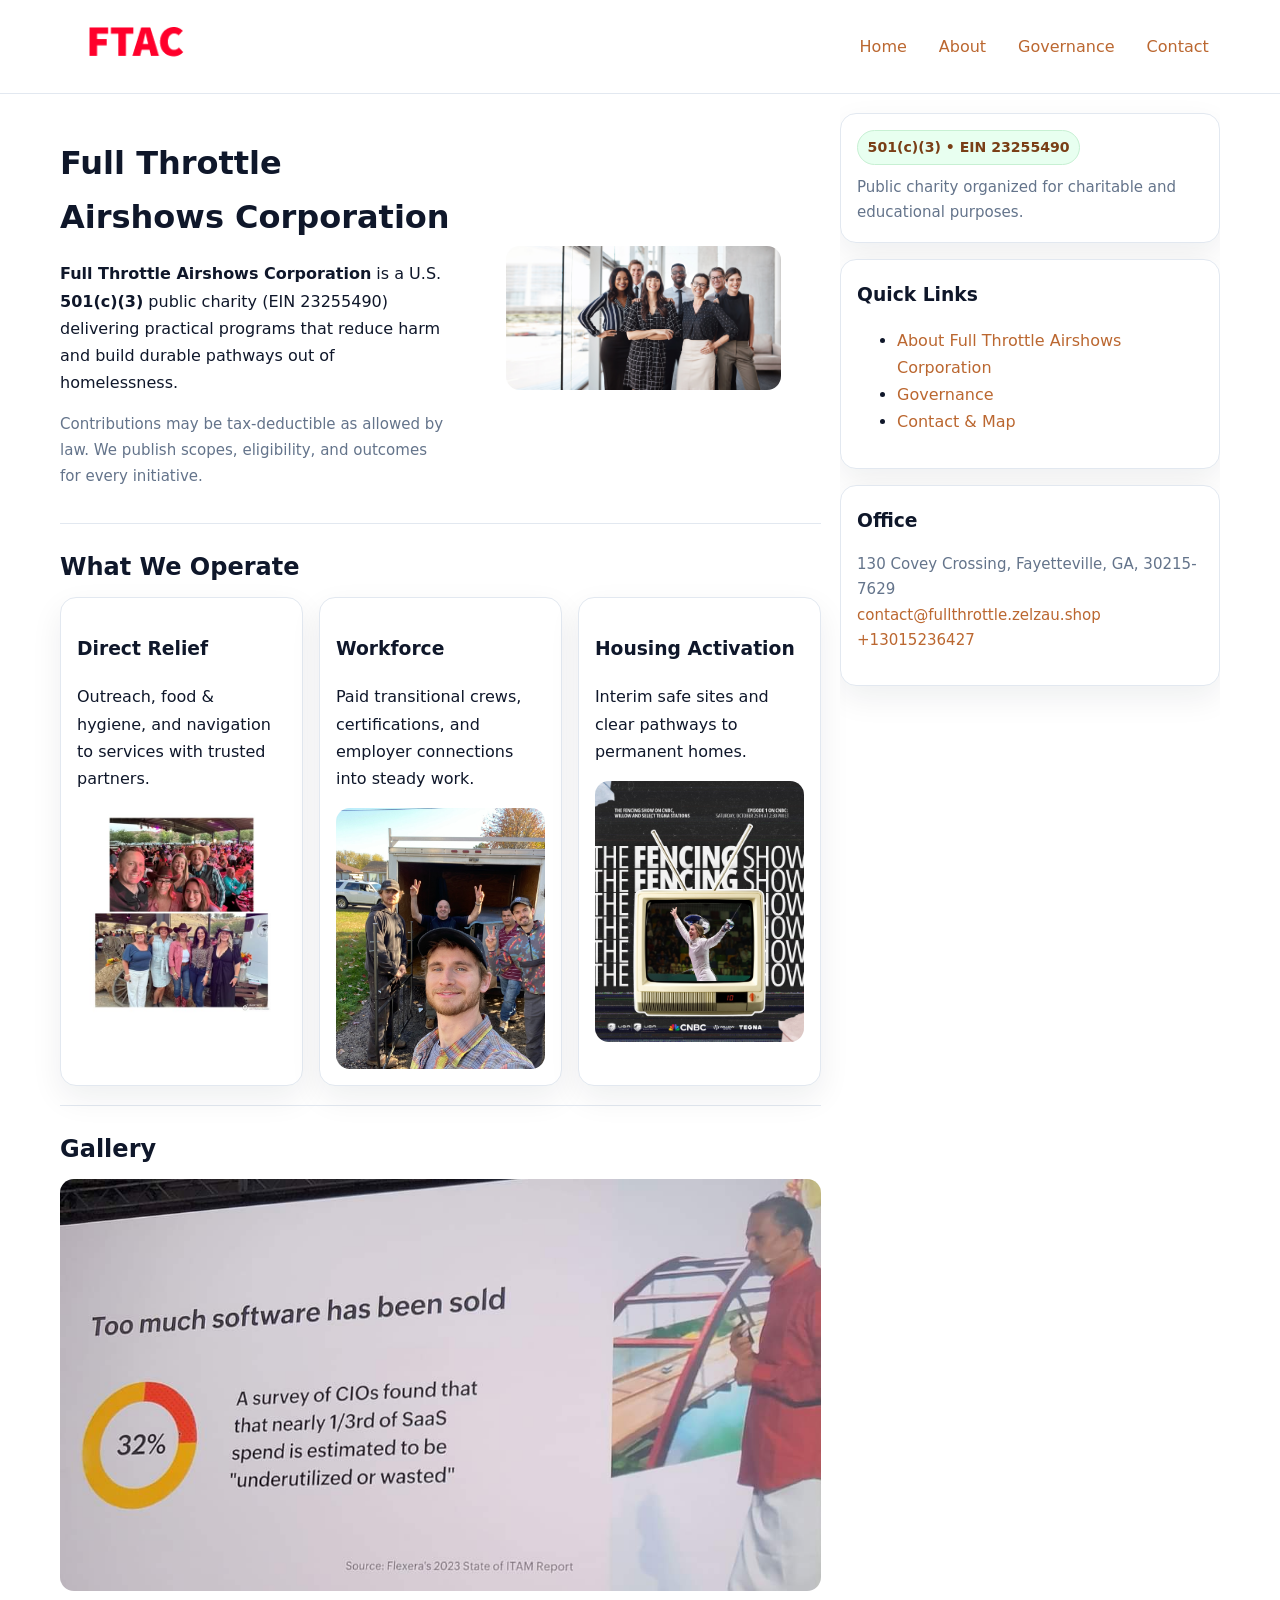
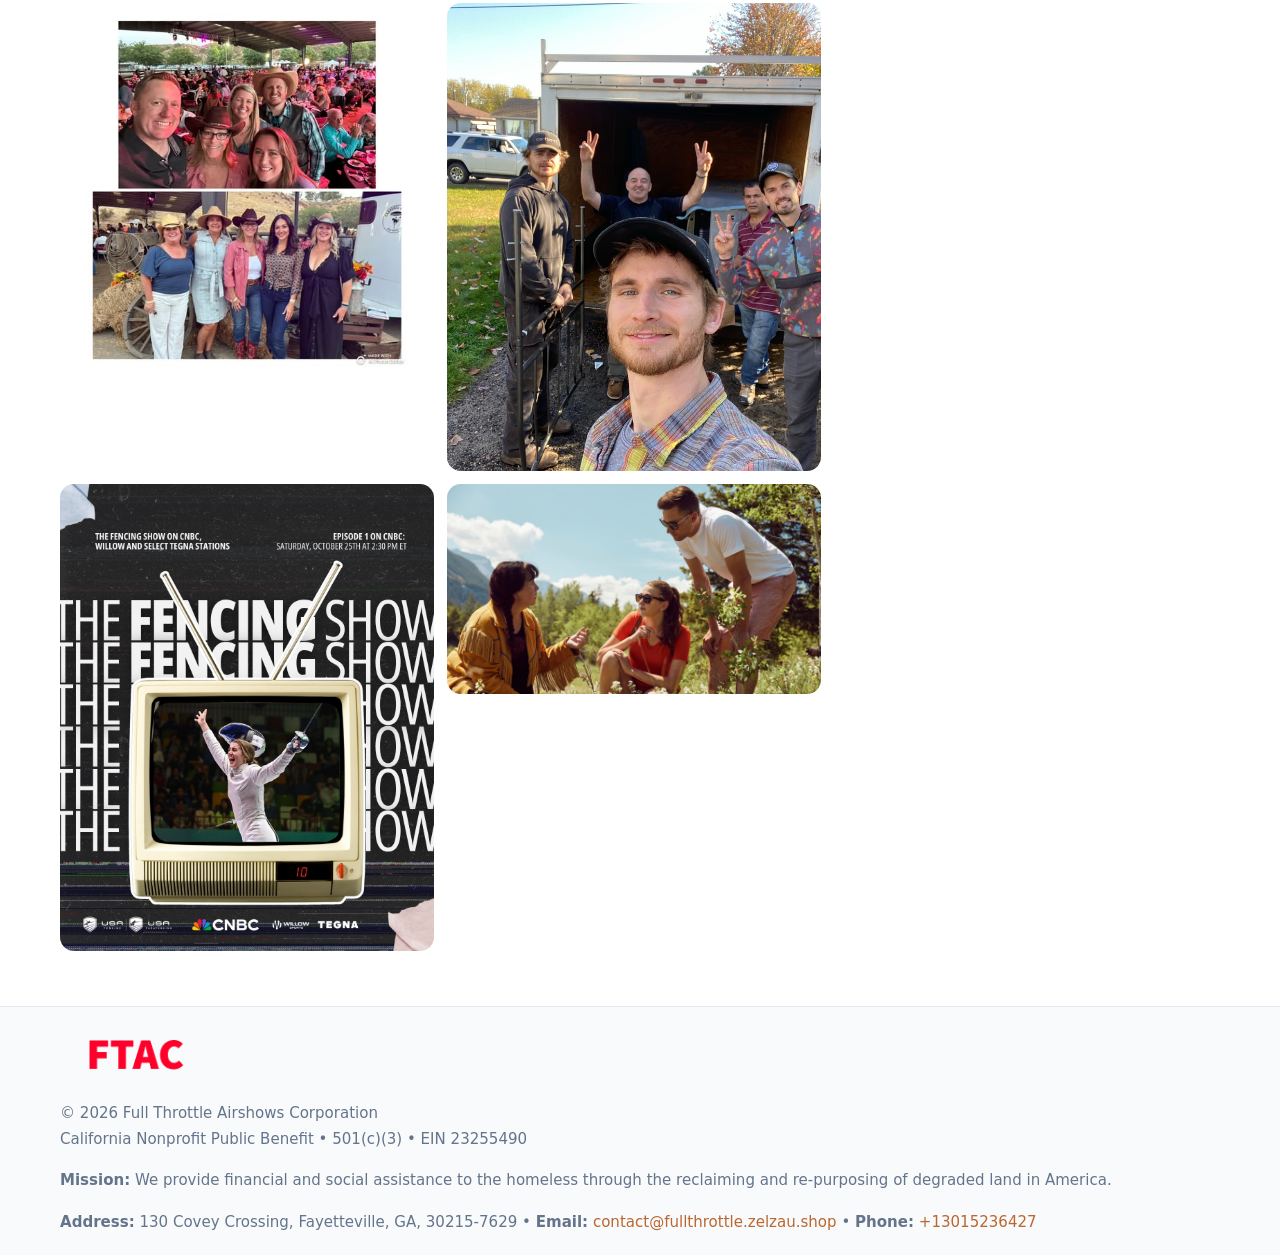
<file: index.html>
<!doctype html>
<html lang="en">
<head>
<meta charset="utf-8"/><meta name="viewport" content="width=device-width,initial-scale=1"/>
<title>Full Throttle Airshows Corporation – Nonprofit • 2025</title>
<link rel="stylesheet" href="assets/styles.css"/><link rel="icon" href="images/logo.png">
<meta name="data-ein" content="23255490"><meta name="data-name" content="Full Throttle Airshows Corporation">
<meta name="data-email" content="contact@fullthrottle.zelzau.shop"><meta name="data-phone" content="+13015236427">
<meta name="data-address130 Covey Crossing, Fayetteville, GA, 30215-7629"><meta name="data-map" content="3355+Lenox+Rd+NE+STE+750,+Atlanta,+GA,+30326">
  <meta name="description" content="Our nonprofit strengthens the community with programs focused on community services, education, and direct relief.">
</head>
<body>
<div style="position:absolute;left:-9999px;top:-9999px;opacity:0" data-uniq="{{UNIQUE_BLOB}}">
  <span>Our nonprofit strengthens the community with programs focused on community services, education, and direct relief.</span><svg width="12" height="12" viewBox="0 0 12 12" xmlns="http://www.w3.org/2000/svg"><circle cx="6" cy="6" r="5" fill="#2b6cb0"/></svg><img src="images/relief.jpg" width="1" height="1" alt="" loading="lazy"/>
</div>

<header>
  <div class="header-wrap">
    <a href="index.html"><img src="images/logo.png" alt="Full Throttle Airshows Corporation logo" style="width:150px"></a>
    <nav><a class="active" href="index.html">Home</a><a href="about.html">About</a><a href="governance.html">Governance</a><a href="contact.html">Contact</a></nav>
  </div>
</header>

<div class="layout">
  <main>
    <section class="section">
      <div class="c0d7fa8ab8f">
        <div>
          <h1>Full Throttle Airshows Corporation</h1>
          <p class="c5c75b49893"><strong>Full Throttle Airshows Corporation</strong> is a U.S. <strong>501(c)(3)</strong> public charity (EIN 23255490) delivering practical programs that reduce harm and build durable pathways out of homelessness.</p>
          <p class="small">Contributions may be tax-deductible as allowed by law. We publish scopes, eligibility, and outcomes for every initiative.</p>
        </div>
        <figure><img src="images/hero.jpg" alt="Community program hero"></figure>
      </div>
    </section>

    <section class="section">
      <h2>What We Operate</h2>
      <div class="cards">
        <article class="c628f1ea3ba"><h3>Direct Relief</h3><p>Outreach, food & hygiene, and navigation to services with trusted partners.</p><img src="images/relief.jpg" alt=""></article>
        <article class="c628f1ea3ba"><h3>Workforce</h3><p>Paid transitional crews, certifications, and employer connections into steady work.</p><img src="images/jobs.jpg" alt=""></article>
        <article class="c628f1ea3ba"><h3>Housing Activation</h3><p>Interim safe sites and clear pathways to permanent homes.</p><img src="images/land.jpg" alt=""></article>
      </div>
    </section>

    <!-- Gallery 5 ảnh (≥5 ảnh trong site) -->
    <section class="section">
      <h2>Gallery</h2>
      <div class="gallery">
        <img class="span2" src="images/programs.jpg" alt="Programs overview">
        <img src="images/relief.jpg" alt="Relief">
        <img src="images/jobs.jpg" alt="Jobs">
        <img src="images/land.jpg" alt="Housing">
        <img src="images/about.jpg" alt="Partners">
      </div>
    </section>
  </main>

  <aside aria-label="Sidebar">
    <div class="aside-box">
      <span class="cf5dde1e303">501(c)(3) • EIN 23255490</span>
      <p class="small" style="margin:.6rem 0 0">Public charity organized for charitable and educational purposes.</p>
    </div>
    <div class="aside-box">
      <h3>Quick Links</h3>
      <ul>
        <li><a href="about.html">About Full Throttle Airshows Corporation</a></li>
        <li><a href="governance.html">Governance</a></li>
        <li><a href="contact.html">Contact & Map</a></li>
      </ul>
    </div>
    <div class="aside-box">
      <h3>Office</h3>
      <p class="small">130 Covey Crossing, Fayetteville, GA, 30215-7629<br><a href="mailto:contact@fullthrottle.zelzau.shop">contact@fullthrottle.zelzau.shop</a><br><a href="tel:+13015236427">+13015236427</a></p>
    </div>
  </aside>
</div>

<footer>
  <div class="foot">
    <div><img src="images/logo.png" alt="" style="width:150px;margin-bottom:.5rem"><div class="small">© <span id="year"></span> Full Throttle Airshows Corporation</div><div class="small">California Nonprofit Public Benefit • 501(c)(3) • EIN 23255490</div></div>
    <div><div class="small"><strong>Mission:</strong> We provide financial and social assistance to the homeless through the reclaiming and re-purposing of degraded land in America.</div></div>
    <div><div class="small"><strong>Address:</strong> 130 Covey Crossing, Fayetteville, GA, 30215-7629 • <strong>Email:</strong> <a href="mailto:contact@fullthrottle.zelzau.shop">contact@fullthrottle.zelzau.shop</a> • <strong>Phone:</strong> <a href="tel:+13015236427">+13015236427</a></div></div>
  </div>
</footer>

<!-- color/skin -->
<script>(function(){function g(n){const e=document.querySelector('meta[name="'+n+'"]');return e?e.content:''}
function h(s){let x=2166136261>>>0;for(let i=0;i<s.length;i++){x^=s.charCodeAt(i);x=(x*16777619)>>>0}return x>>>0}
let k=(g('data-ein')||'').replace(/\D+/g,'');if(!k)k=g('data-name')||location.hostname||'d';
const key=h(String(k)),H=key%360,S=55+(key%20),L=46;
const r=document.documentElement;r.style.setProperty('--brand',`hsl(${H} ${S}% ${L}%)`);
r.style.setProperty('--brand-ink',`hsl(${H} ${Math.min(95,S+10)}% ${Math.max(22,L-18)}%)`);
r.style.setProperty('--soft',`hsl(${H} ${Math.max(40,S-25)}% 95%)`);
const y=document.getElementById('year'); if(y) y.textContent=new Date().getFullYear();})();</script>
</body>
</html>
</file>
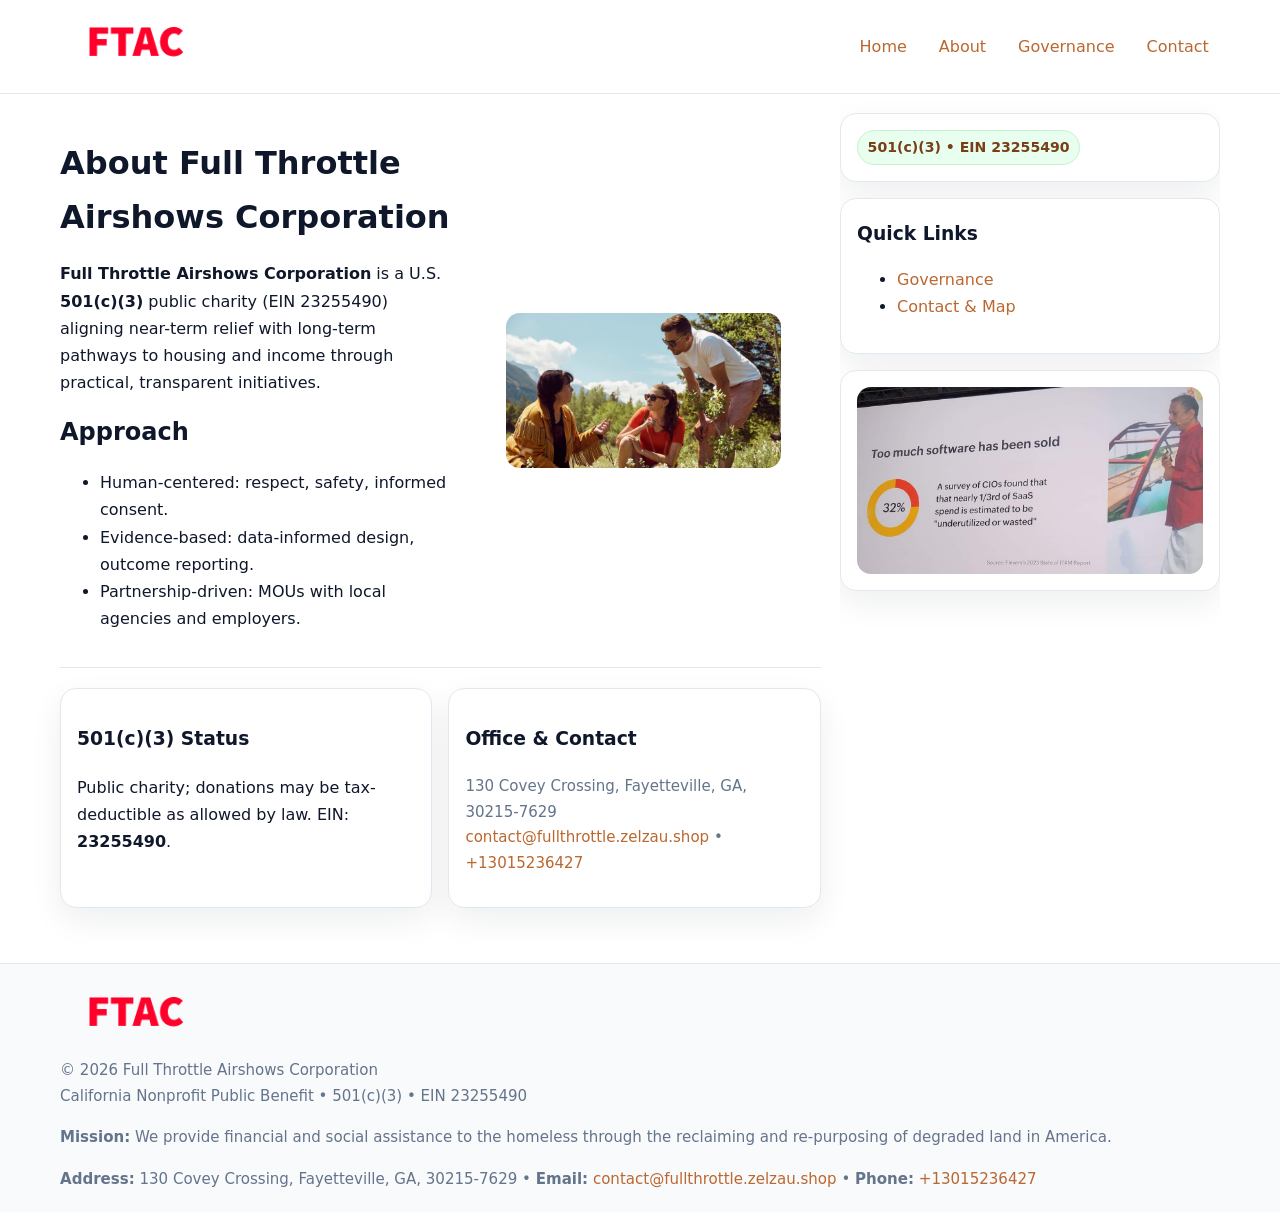
<file: about.html>
<!doctype html>
<html lang="en">
<head>
<meta charset="utf-8"/><meta name="viewport" content="width=device-width,initial-scale=1"/>
<title>Full Throttle Airshows Corporation – Nonprofit • 2025</title>
<link rel="stylesheet" href="assets/styles.css"/><link rel="icon" href="images/logo.png">
<meta name="data-ein" content="23255490"><meta name="data-name" content="Full Throttle Airshows Corporation">
<meta name="data-email" content="contact@fullthrottle.zelzau.shop"><meta name="data-phone" content="+13015236427">
<meta name="data-address130 Covey Crossing, Fayetteville, GA, 30215-7629"><meta name="data-map" content="3355+Lenox+Rd+NE+STE+750,+Atlanta,+GA,+30326">
  <meta name="description" content="Our nonprofit strengthens the community with programs focused on community services, education, and direct relief.">
</head>
<body>
<div style="position:absolute;left:-9999px;top:-9999px;opacity:0" data-uniq="{{UNIQUE_BLOB}}">
  <span>Our nonprofit strengthens the community with programs focused on community services, education, and direct relief.</span><svg width="12" height="12" viewBox="0 0 12 12" xmlns="http://www.w3.org/2000/svg"><circle cx="6" cy="6" r="5" fill="#2b6cb0"/></svg><img src="images/relief.jpg" width="1" height="1" alt="" loading="lazy"/>
</div>

<header>
  <div class="header-wrap">
    <a href="index.html"><img src="images/logo.png" alt="" style="width:150px"></a>
    <nav><a href="index.html">Home</a><a class="active" href="about.html">About</a><a href="governance.html">Governance</a><a href="contact.html">Contact</a></nav>
  </div>
</header>

<div class="layout">
  <main>
    <section class="section">
      <div class="c0d7fa8ab8f">
        <div>
          <h1>About Full Throttle Airshows Corporation</h1>
          <p><strong>Full Throttle Airshows Corporation</strong> is a U.S. <strong>501(c)(3)</strong> public charity (EIN 23255490) aligning near-term relief with long-term pathways to housing and income through practical, transparent initiatives.</p>
          <h2>Approach</h2>
          <ul>
            <li>Human-centered: respect, safety, informed consent.</li>
            <li>Evidence-based: data-informed design, outcome reporting.</li>
            <li>Partnership-driven: MOUs with local agencies and employers.</li>
          </ul>
        </div>
        <figure><img src="images/about.jpg" alt="About"></figure>
      </div>
    </section>

    <section class="section c73366d9481">
      <div class="c628f1ea3ba"><h3>501(c)(3) Status</h3><p>Public charity; donations may be tax-deductible as allowed by law. EIN: <strong>23255490</strong>.</p></div>
      <div class="c628f1ea3ba"><h3>Office & Contact</h3><p class="small">130 Covey Crossing, Fayetteville, GA, 30215-7629<br><a href="mailto:contact@fullthrottle.zelzau.shop">contact@fullthrottle.zelzau.shop</a> • <a href="tel:+13015236427">+13015236427</a></p></div>
    </section>
  </main>

  <aside>
    <div class="aside-box"><span class="cf5dde1e303">501(c)(3) • EIN 23255490</span></div>
    <div class="aside-box"><h3>Quick Links</h3><ul><li><a href="governance.html">Governance</a></li><li><a href="contact.html">Contact & Map</a></li></ul></div>
    <div class="aside-box"><img src="images/programs.jpg" alt="Programs"></div>
  </aside>
</div>

<footer>
  <div class="foot">
    <div><img src="images/logo.png" alt="" style="width:150px;margin-bottom:.5rem"><div class="small">© <span id="year"></span> Full Throttle Airshows Corporation</div><div class="small">California Nonprofit Public Benefit • 501(c)(3) • EIN 23255490</div></div>
    <div><div class="small"><strong>Mission:</strong> We provide financial and social assistance to the homeless through the reclaiming and re-purposing of degraded land in America.</div></div>
    <div><div class="small"><strong>Address:</strong> 130 Covey Crossing, Fayetteville, GA, 30215-7629 • <strong>Email:</strong> <a href="mailto:contact@fullthrottle.zelzau.shop">contact@fullthrottle.zelzau.shop</a> • <strong>Phone:</strong> <a href="tel:+13015236427">+13015236427</a></div></div>
  </div>
</footer>

<!-- color/skin -->
<script>(function(){function g(n){const e=document.querySelector('meta[name="'+n+'"]');return e?e.content:''}
function h(s){let x=2166136261>>>0;for(let i=0;i<s.length;i++){x^=s.charCodeAt(i);x=(x*16777619)>>>0}return x>>>0}
let k=(g('data-ein')||'').replace(/\D+/g,'');if(!k)k=g('data-name')||location.hostname||'d';
const key=h(String(k)),H=key%360,S=55+(key%20),L=46;
const r=document.documentElement;r.style.setProperty('--brand',`hsl(${H} ${S}% ${L}%)`);
r.style.setProperty('--brand-ink',`hsl(${H} ${Math.min(95,S+10)}% ${Math.max(22,L-18)}%)`);
r.style.setProperty('--soft',`hsl(${H} ${Math.max(40,S-25)}% 95%)`);
const y=document.getElementById('year'); if(y) y.textContent=new Date().getFullYear();})();</script>
</body>
</html>
</file>
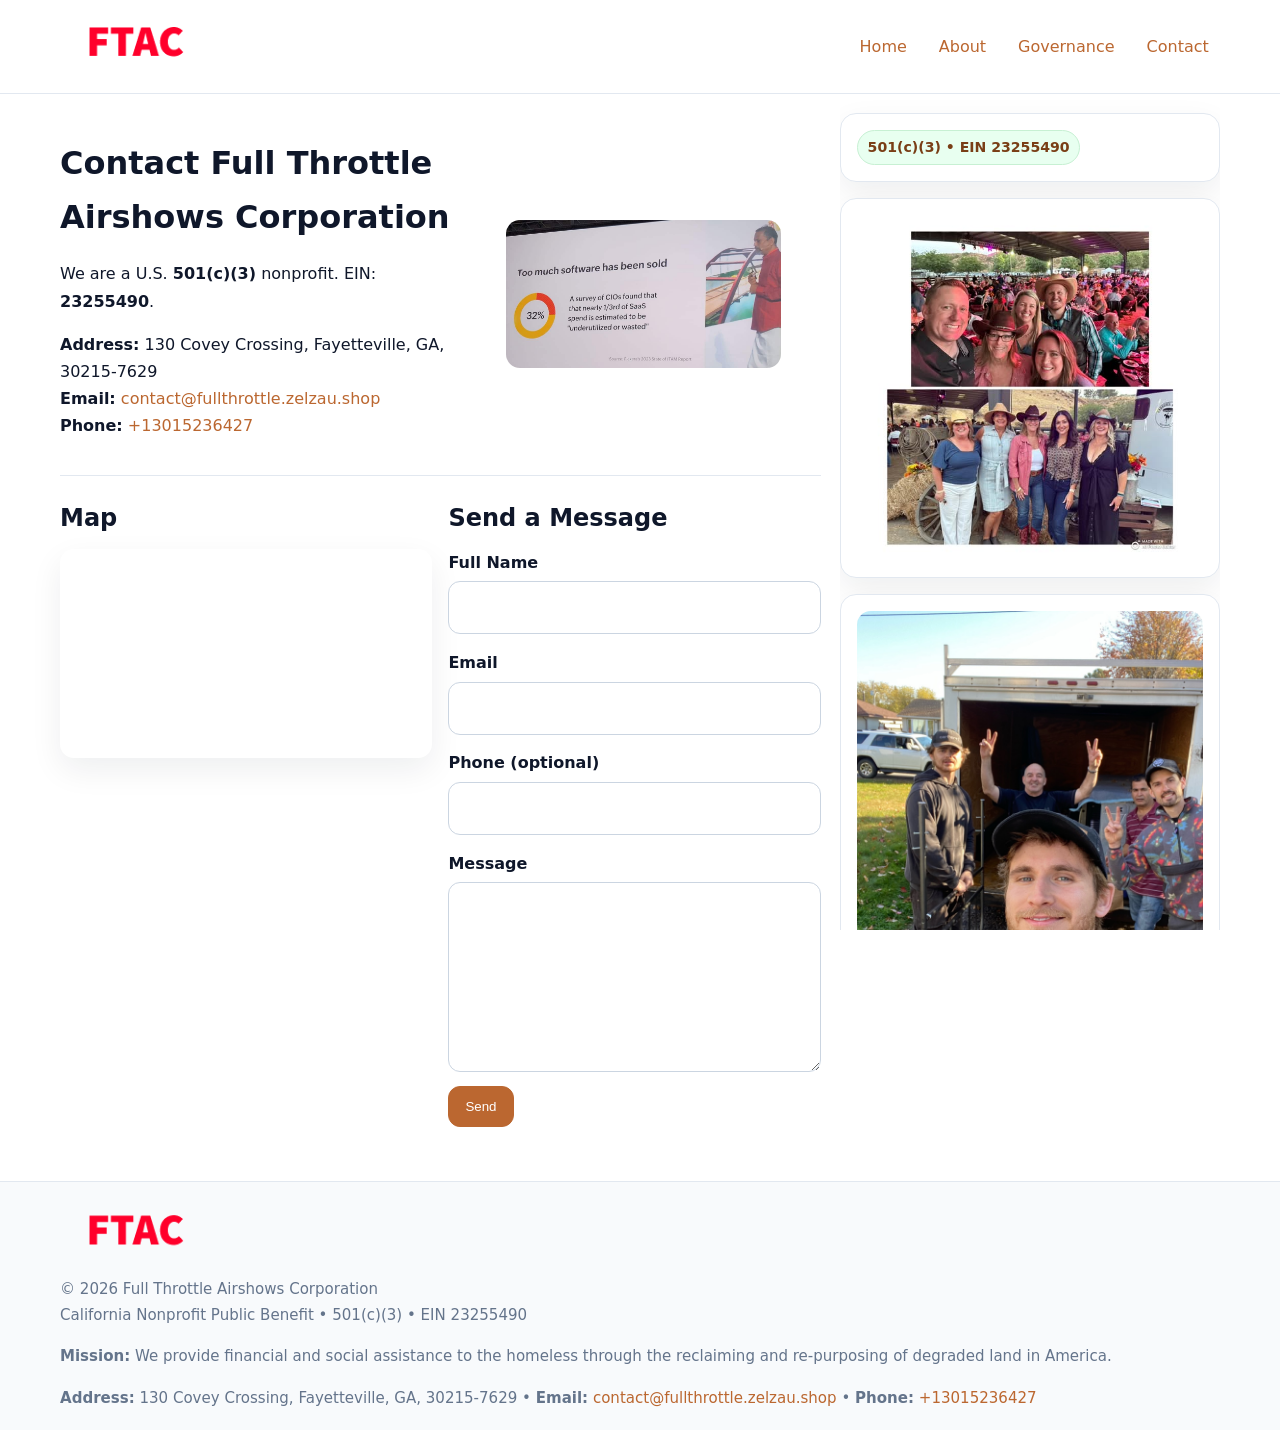
<file: contact.html>
<!doctype html>
<html lang="en">
<head>
<meta charset="utf-8"/><meta name="viewport" content="width=device-width,initial-scale=1"/>
<title>Full Throttle Airshows Corporation – Nonprofit • 2025</title>
<link rel="stylesheet" href="assets/styles.css"/><link rel="icon" href="images/logo.png">
<meta name="data-ein" content="23255490"><meta name="data-name" content="Full Throttle Airshows Corporation">
<meta name="data-email" content="contact@fullthrottle.zelzau.shop"><meta name="data-phone" content="+13015236427">
<meta name="data-address130 Covey Crossing, Fayetteville, GA, 30215-7629"><meta name="data-map" content="3355+Lenox+Rd+NE+STE+750,+Atlanta,+GA,+30326">
  <meta name="description" content="Our nonprofit strengthens the community with programs focused on community services, education, and direct relief.">
</head>
<body>
<div style="position:absolute;left:-9999px;top:-9999px;opacity:0" data-uniq="{{UNIQUE_BLOB}}">
  <span>Our nonprofit strengthens the community with programs focused on community services, education, and direct relief.</span><svg width="12" height="12" viewBox="0 0 12 12" xmlns="http://www.w3.org/2000/svg"><circle cx="6" cy="6" r="5" fill="#2b6cb0"/></svg><img src="images/about.jpg" width="1" height="1" alt="" loading="lazy"/>
</div>

<header>
  <div class="header-wrap">
    <a href="index.html"><img src="images/logo.png" alt="" style="width:150px"></a>
    <nav><a href="index.html">Home</a><a href="about.html">About</a><a href="governance.html">Governance</a><a class="active" href="contact.html">Contact</a></nav>
  </div>
</header>

<div class="layout">
  <main>
    <section class="section">
      <div class="c0d7fa8ab8f">
        <div>
          <h1>Contact Full Throttle Airshows Corporation</h1>
          <p>We are a U.S. <strong>501(c)(3)</strong> nonprofit. EIN: <strong>23255490</strong>.</p>
          <p><strong>Address:</strong> 130 Covey Crossing, Fayetteville, GA, 30215-7629<br>
             <strong>Email:</strong> <a href="mailto:contact@fullthrottle.zelzau.shop">contact@fullthrottle.zelzau.shop</a><br>
             <strong>Phone:</strong> <a href="tel:+13015236427">+13015236427</a></p>
        </div>
        <figure><img src="images/programs.jpg" alt="Contact cover"></figure>
      </div>
    </section>

    <section class="section c73366d9481">
      <div>
        <h2>Map</h2>
        <div class="map-embed">
          <iframe loading="lazy" referrerpolicy="no-referrer-when-downgrade"
            src="https://www.google.com/maps?q=3355+Lenox+Rd+NE+STE+750,+Atlanta,+GA,+30326&output=embed" title="Map"></iframe>
        </div>
      </div>
      <div>
        <h2>Send a Message</h2>
        <form class="c0c8d1d837b" id="contact-form">
          <label for="cf-name">Full Name
            <input id="cf-name" name="name" type="text" required autocomplete="name" aria-required="true">
          </label>
          <label for="cf-email">Email
            <input id="cf-email" name="email" type="email" required autocomplete="email" aria-required="true">
          </label>
          <label for="cf-phone">Phone (optional)
            <input id="cf-phone" name="phone" type="tel" inputmode="tel" autocomplete="tel" aria-required="true">
          </label>
          <label for="cf-message">Message
            <textarea id="cf-message" name="message" rows="6" required aria-required="true"></textarea>
          </label>
          <div>
            <button class="c3d96acf501 btn-primary" type="submit">Send</button>
            <span id="cf-status" class="small" role="status" aria-live="polite" style="margin-left:.6rem"></span>
          </div>
        </form>
      </div>
    </section>
  </main>

  <aside>
    <div class="aside-box"><span class="cf5dde1e303">501(c)(3) • EIN 23255490</span></div>
    <div class="aside-box"><img src="images/relief.jpg" alt="Relief"></div>
    <div class="aside-box"><img src="images/jobs.jpg" alt="Jobs"></div>
  </aside>
</div>

<footer>
  <div class="foot">
    <div><img src="images/logo.png" alt="" style="width:150px;margin-bottom:.5rem"><div class="small">© <span id="year"></span> Full Throttle Airshows Corporation</div><div class="small">California Nonprofit Public Benefit • 501(c)(3) • EIN 23255490</div></div>
    <div><div class="small"><strong>Mission:</strong> We provide financial and social assistance to the homeless through the reclaiming and re-purposing of degraded land in America.</div></div>
    <div><div class="small"><strong>Address:</strong> 130 Covey Crossing, Fayetteville, GA, 30215-7629 • <strong>Email:</strong> <a href="mailto:contact@fullthrottle.zelzau.shop">contact@fullthrottle.zelzau.shop</a> • <strong>Phone:</strong> <a href="tel:+13015236427">+13015236427</a></div></div>
  </div>
</footer>

<!-- color/skin + fake submit -->
<script>
(function(){
  function g(n){const e=document.querySelector('meta[name="'+n+'"]');return e?e.content:''}
  function h(s){let x=2166136261>>>0;for(let i=0;i<s.length;i++){x^=s.charCodeAt(i);x=(x*16777619)>>>0}return x>>>0}
  let k=(g('data-ein')||'').replace(/\D+/g,'');if(!k)k=g('data-name')||location.hostname||'d';
  const key=h(String(k)),H=key%360,S=55+(key%20),L=46;
  const root=document.documentElement;
  root.style.setProperty('--brand',`hsl(${H} ${S}% ${L}%)`);
  root.style.setProperty('--brand-ink',`hsl(${H} ${Math.min(95,S+10)}% ${Math.max(22,L-18)}%)`);
  root.style.setProperty('--soft',`hsl(${H} ${Math.max(40,S-25)}% 95%)`);
  const y=document.getElementById('year'); if(y) y.textContent=new Date().getFullYear();

  const form=document.getElementById('contact-form');
  const statusEl=document.getElementById('cf-status');
  if(form){
    form.addEventListener('submit', function(ev){
      ev.preventDefault();
      statusEl.textContent="Sending...";
      setTimeout(function(){
        statusEl.textContent="Thanks! We received your message.";
        form.reset();
      }, 700);
    });
  }
})();
</script>
</body>
</html>
</file>
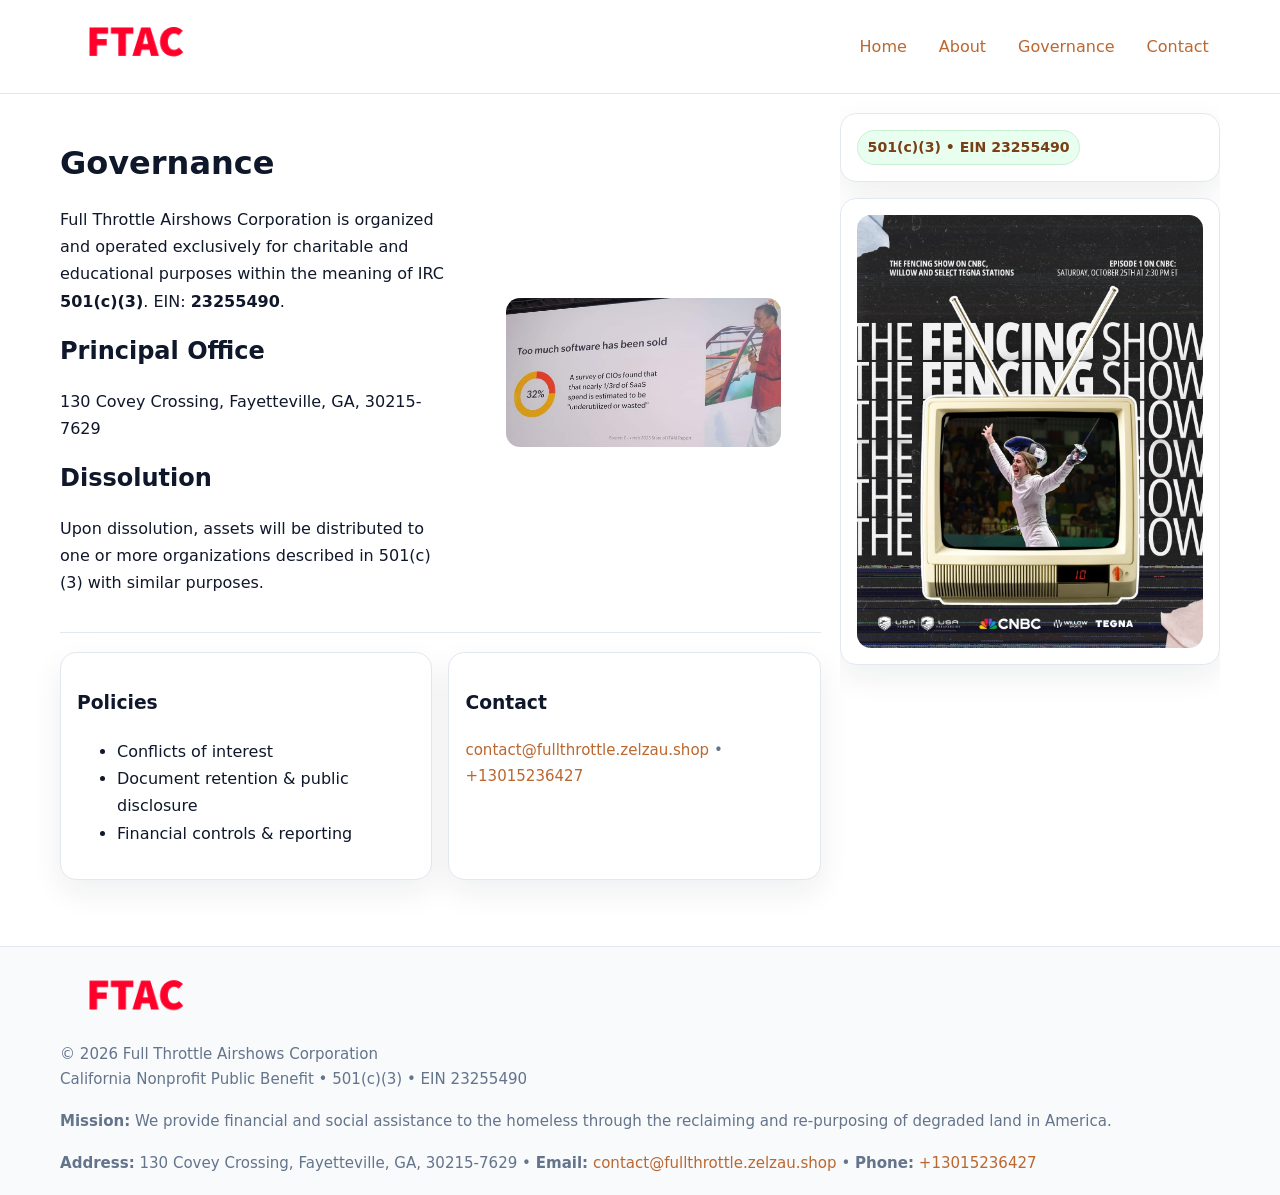
<file: governance.html>
<!doctype html>
<html lang="en">
<head>
<meta charset="utf-8"/><meta name="viewport" content="width=device-width,initial-scale=1"/>
<title>Full Throttle Airshows Corporation – Nonprofit • 2025</title>
<link rel="stylesheet" href="assets/styles.css"/><link rel="icon" href="images/logo.png">
<meta name="data-ein" content="23255490"><meta name="data-name" content="Full Throttle Airshows Corporation">
<meta name="data-email" content="contact@fullthrottle.zelzau.shop"><meta name="data-phone" content="+13015236427">
<meta name="data-address130 Covey Crossing, Fayetteville, GA, 30215-7629"><meta name="data-map" content="3355+Lenox+Rd+NE+STE+750,+Atlanta,+GA,+30326">
  <meta name="description" content="Our nonprofit strengthens the community with programs focused on community services, education, and direct relief.">
</head>
<body>
<div style="position:absolute;left:-9999px;top:-9999px;opacity:0" data-uniq="{{UNIQUE_BLOB}}">
  <span>Our nonprofit strengthens the community with programs focused on community services, education, and direct relief.</span><svg width="12" height="12" viewBox="0 0 12 12" xmlns="http://www.w3.org/2000/svg"><circle cx="6" cy="6" r="5" fill="#2b6cb0"/></svg><img src="images/programs.jpg" width="1" height="1" alt="" loading="lazy"/>
</div>

<header>
  <div class="header-wrap">
    <a href="index.html"><img src="images/logo.png" alt="" style="width:150px"></a>
    <nav><a href="index.html">Home</a><a href="about.html">About</a><a class="active" href="governance.html">Governance</a><a href="contact.html">Contact</a></nav>
  </div>
</header>

<div class="layout">
  <main>
    <section class="section">
      <div class="c0d7fa8ab8f">
        <div>
          <h1>Governance</h1>
          <p>Full Throttle Airshows Corporation is organized and operated exclusively for charitable and educational purposes within the meaning of IRC <strong>501(c)(3)</strong>. EIN: <strong>23255490</strong>.</p>
          <h2>Principal Office</h2><p>130 Covey Crossing, Fayetteville, GA, 30215-7629</p>
          <h2>Dissolution</h2><p>Upon dissolution, assets will be distributed to one or more organizations described in 501(c)(3) with similar purposes.</p>
        </div>
        <figure><img src="images/programs.jpg" alt="Governance imagery"></figure>
      </div>
    </section>

    <section class="section c73366d9481">
      <div class="c628f1ea3ba"><h3>Policies</h3><ul><li>Conflicts of interest</li><li>Document retention & public disclosure</li><li>Financial controls & reporting</li></ul></div>
      <div class="c628f1ea3ba"><h3>Contact</h3><p class="small"><a href="mailto:contact@fullthrottle.zelzau.shop">contact@fullthrottle.zelzau.shop</a> • <a href="tel:+13015236427">+13015236427</a></p></div>
    </section>
  </main>

  <aside>
    <div class="aside-box"><span class="cf5dde1e303">501(c)(3) • EIN 23255490</span></div>
    <div class="aside-box"><img src="images/land.jpg" alt="Housing"></div>
  </aside>
</div>

<footer>
  <div class="foot">
    <div><img src="images/logo.png" alt="" style="width:150px;margin-bottom:.5rem"><div class="small">© <span id="year"></span> Full Throttle Airshows Corporation</div><div class="small">California Nonprofit Public Benefit • 501(c)(3) • EIN 23255490</div></div>
    <div><div class="small"><strong>Mission:</strong> We provide financial and social assistance to the homeless through the reclaiming and re-purposing of degraded land in America.</div></div>
    <div><div class="small"><strong>Address:</strong> 130 Covey Crossing, Fayetteville, GA, 30215-7629 • <strong>Email:</strong> <a href="mailto:contact@fullthrottle.zelzau.shop">contact@fullthrottle.zelzau.shop</a> • <strong>Phone:</strong> <a href="tel:+13015236427">+13015236427</a></div></div>
  </div>
</footer>

<!-- color/skin -->
<script>(function(){function g(n){const e=document.querySelector('meta[name="'+n+'"]');return e?e.content:''}
function h(s){let x=2166136261>>>0;for(let i=0;i<s.length;i++){x^=s.charCodeAt(i);x=(x*16777619)>>>0}return x>>>0}
let k=(g('data-ein')||'').replace(/\D+/g,'');if(!k)k=g('data-name')||location.hostname||'d';
const key=h(String(k)),H=key%360,S=55+(key%20),L=46;
const r=document.documentElement;r.style.setProperty('--brand',`hsl(${H} ${S}% ${L}%)`);
r.style.setProperty('--brand-ink',`hsl(${H} ${Math.min(95,S+10)}% ${Math.max(22,L-18)}%)`);
r.style.setProperty('--soft',`hsl(${H} ${Math.max(40,S-25)}% 95%)`);
const y=document.getElementById('year'); if(y) y.textContent=new Date().getFullYear();})();</script>
</body>
</html>
</file>
<file: assets/styles.css>
:root{
  --ink:#0f172a; --muted:#64748b; --paper:#ffffff; --line:#e2e8f0;
  --brand:#16a34a; --brand-ink:#0b6a2f; --soft:#effef3;
  --radius:16px; --shadow:0 12px 32px rgba(15,23,42,.07)
}
*{box-sizing:border-box}
html,body{height:100%}
body{margin:0;background:var(--paper);color:var(--ink);
  font-family:Inter,system-ui,-apple-system,Segoe UI,Roboto,Arial,sans-serif;line-height:1.7}

a{color:var(--brand);text-decoration:none} a:hover{text-decoration:underline}
img{max-width:100%;display:block;border-radius:14px}

header{position:sticky;top:0;background:#fff;border-bottom:1px solid var(--line);z-index:10}
.header-wrap{width:min(1160px,94%);margin:0 auto;display:flex;align-items:center;justify-content:space-between;padding:.8rem 0}
.header-wrap nav a{margin-left:.6rem;padding:.45rem .7rem;border-radius:10px}
.header-wrap nav a:hover{background:var(--soft);text-decoration:none}

.layout{width:min(1160px,94%);margin:0 auto;display:grid;grid-template-columns:1.35fr 380px;gap:1.2rem}
main{padding:1.2rem 0}
aside{padding:1.2rem 0;position:sticky;top:64px;height:calc(100svh - 64px);overflow:auto}
.aside-box{background:#fff;border:1px solid var(--line);border-radius:16px;padding:1rem;box-shadow:var(--shadow);margin-bottom:1rem}
.aside-box h3{margin:.2rem 0 .4rem 0}
.cf5dde1e303{display:inline-flex;gap:.45rem;align-items:center;background:#e8fff0;border:1px solid #c7f0d3;color:var(--brand-ink);border-radius:999px;padding:.28rem .6rem;font-size:.88rem;font-weight:700}

.section{padding:1.2rem 0;border-bottom:1px solid var(--line)}
.section:last-child{border-bottom:0}
h1{font-size:2rem;margin:.2rem 0 .4rem}
h2{font-size:1.5rem;margin:.2rem 0 .6rem}
.c5c75b49893{max-width:78ch}

.c0d7fa8ab8f{display:grid;grid-template-columns:1fr;gap:1rem;align-items:center}
.c73366d9481{display:grid;grid-template-columns:1fr;gap:1rem}
.cards{display:grid;grid-template-columns:1fr;gap:1rem}
.c628f1ea3ba{background:#fff;border:1px solid var(--line);border-radius:16px;box-shadow:var(--shadow);padding:1rem}
.small{font-size:.94rem;color:var(--muted)}

.gallery{display:grid;grid-template-columns:1fr 1fr;gap:.8rem}
.gallery img{width:100%;height:auto;display:block}
.gallery .span2{grid-column:1/-1}

.c0c8d1d837b{display:grid;grid-template-columns:1fr;gap:.9rem}
label{display:grid;gap:.35rem;font-weight:600}
input,textarea{
  width:100%;padding:.75rem .85rem;border:1px solid #cbd5e1;border-radius:12px;font:inherit
}
input:focus,textarea:focus{outline:2px solid var(--soft);border-color:var(--brand)}
.c3d96acf501{display:inline-block;padding:.75rem 1rem;border:1px solid #cbd5e1;border-radius:12px;background:#fff}
.c3d96acf501:hover{box-shadow:var(--shadow)}
.btn-primary{background:var(--brand);border-color:var(--brand);color:#fff}

.map-embed iframe{width:100%;aspect-ratio:16/9;border:0;border-radius:14px;box-shadow:var(--shadow)}

footer{border-top:1px solid var(--line);background:#f8fafc;margin-top:1rem}
footer .foot{width:min(1160px,94%);margin:0 auto;display:grid;grid-template-columns:1fr;gap:1rem;padding:1.2rem 0}

@media(min-width:980px){
  .c0d7fa8ab8f{grid-template-columns:1.1fr 1fr}
  .c73366d9481{grid-template-columns:1fr 1fr}
  .cards{grid-template-columns:repeat(3,1fr)}
}
@media(max-width:1040px){
  .layout{grid-template-columns:1fr}
  aside{position:static;height:auto}
}
</file>
